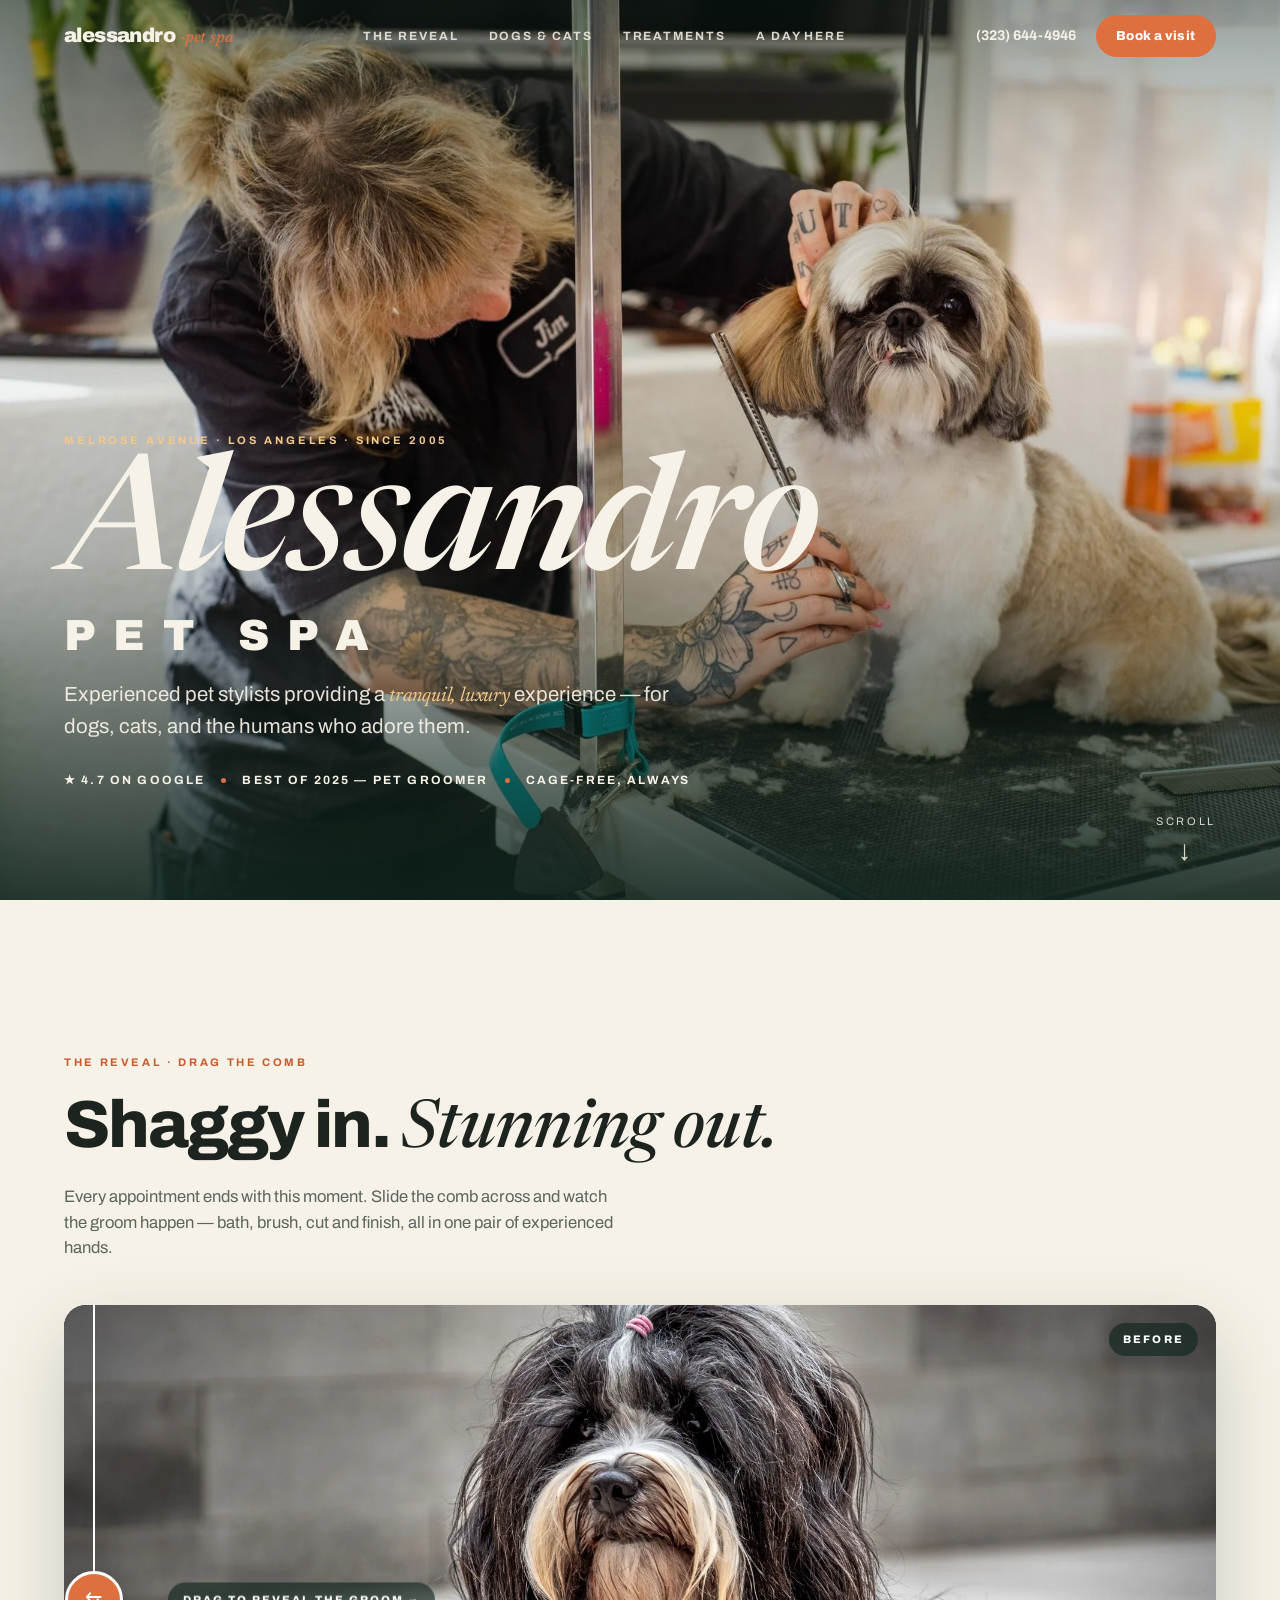
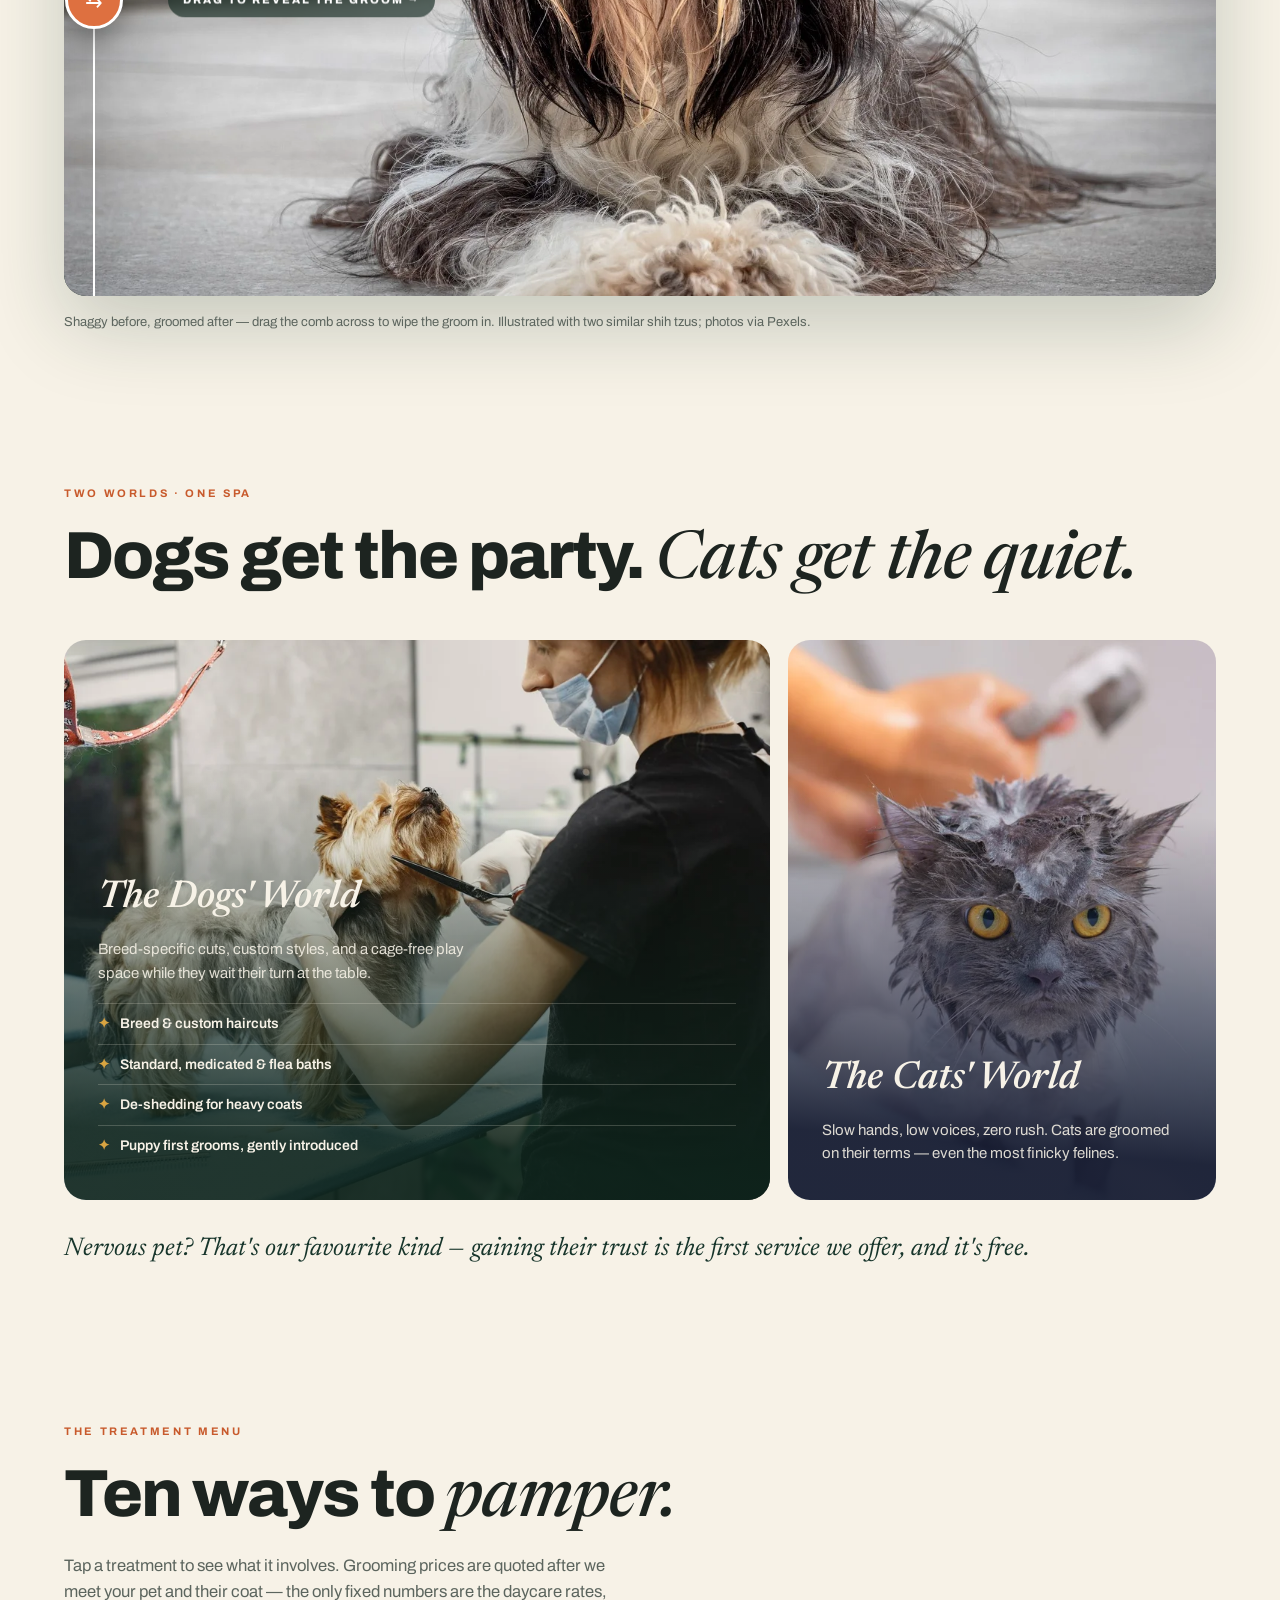
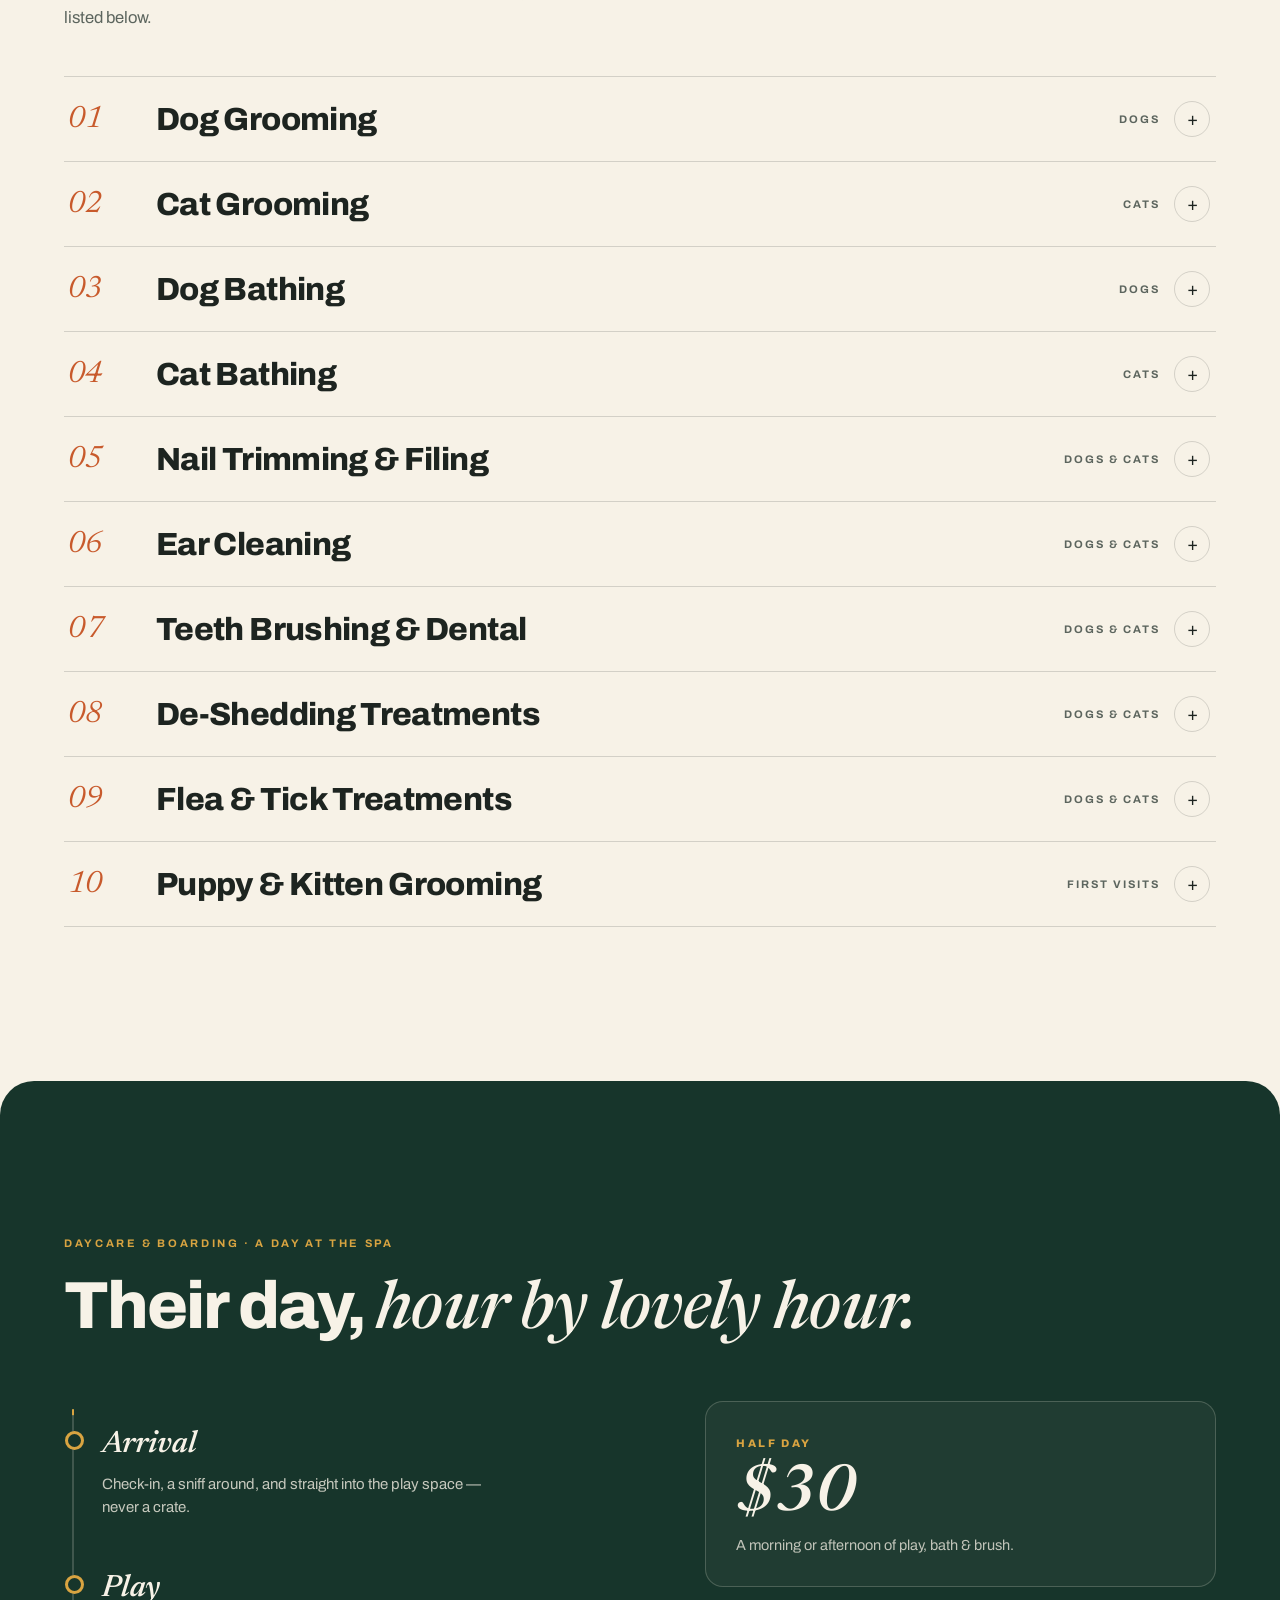
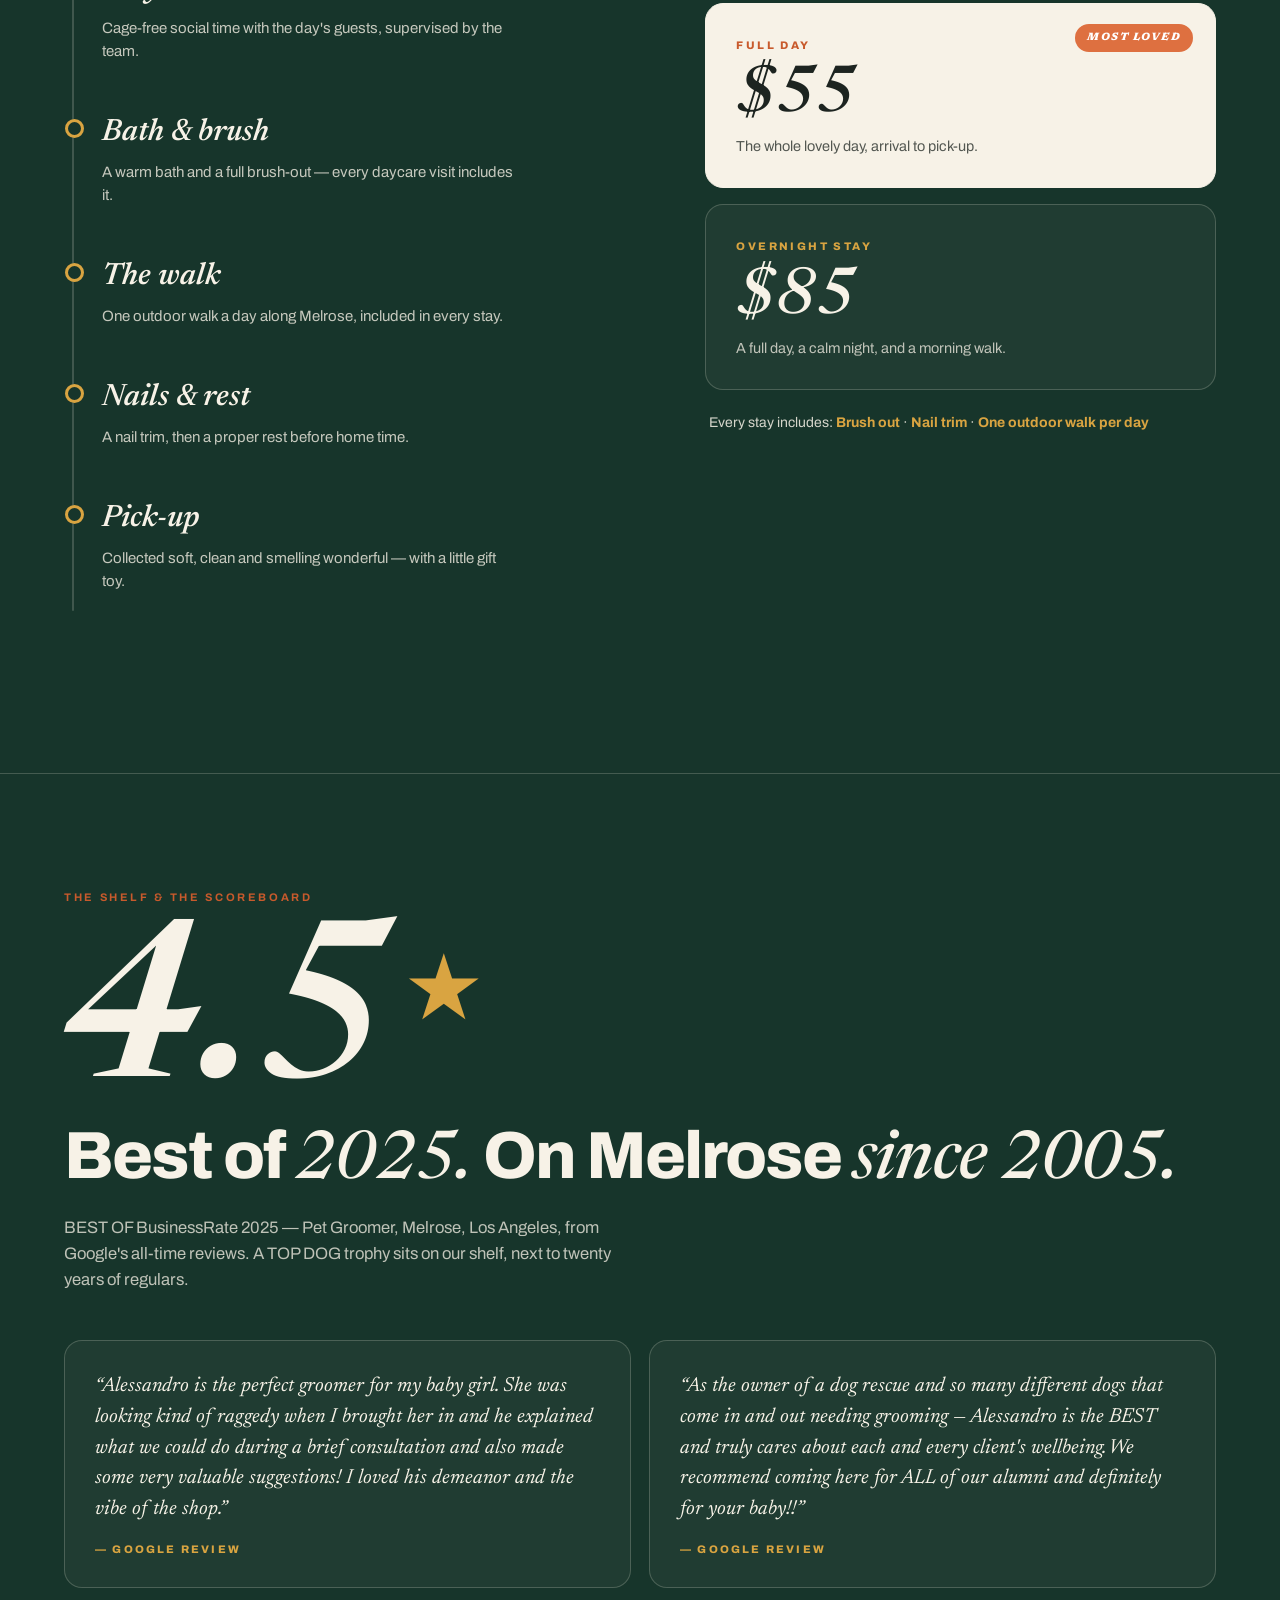
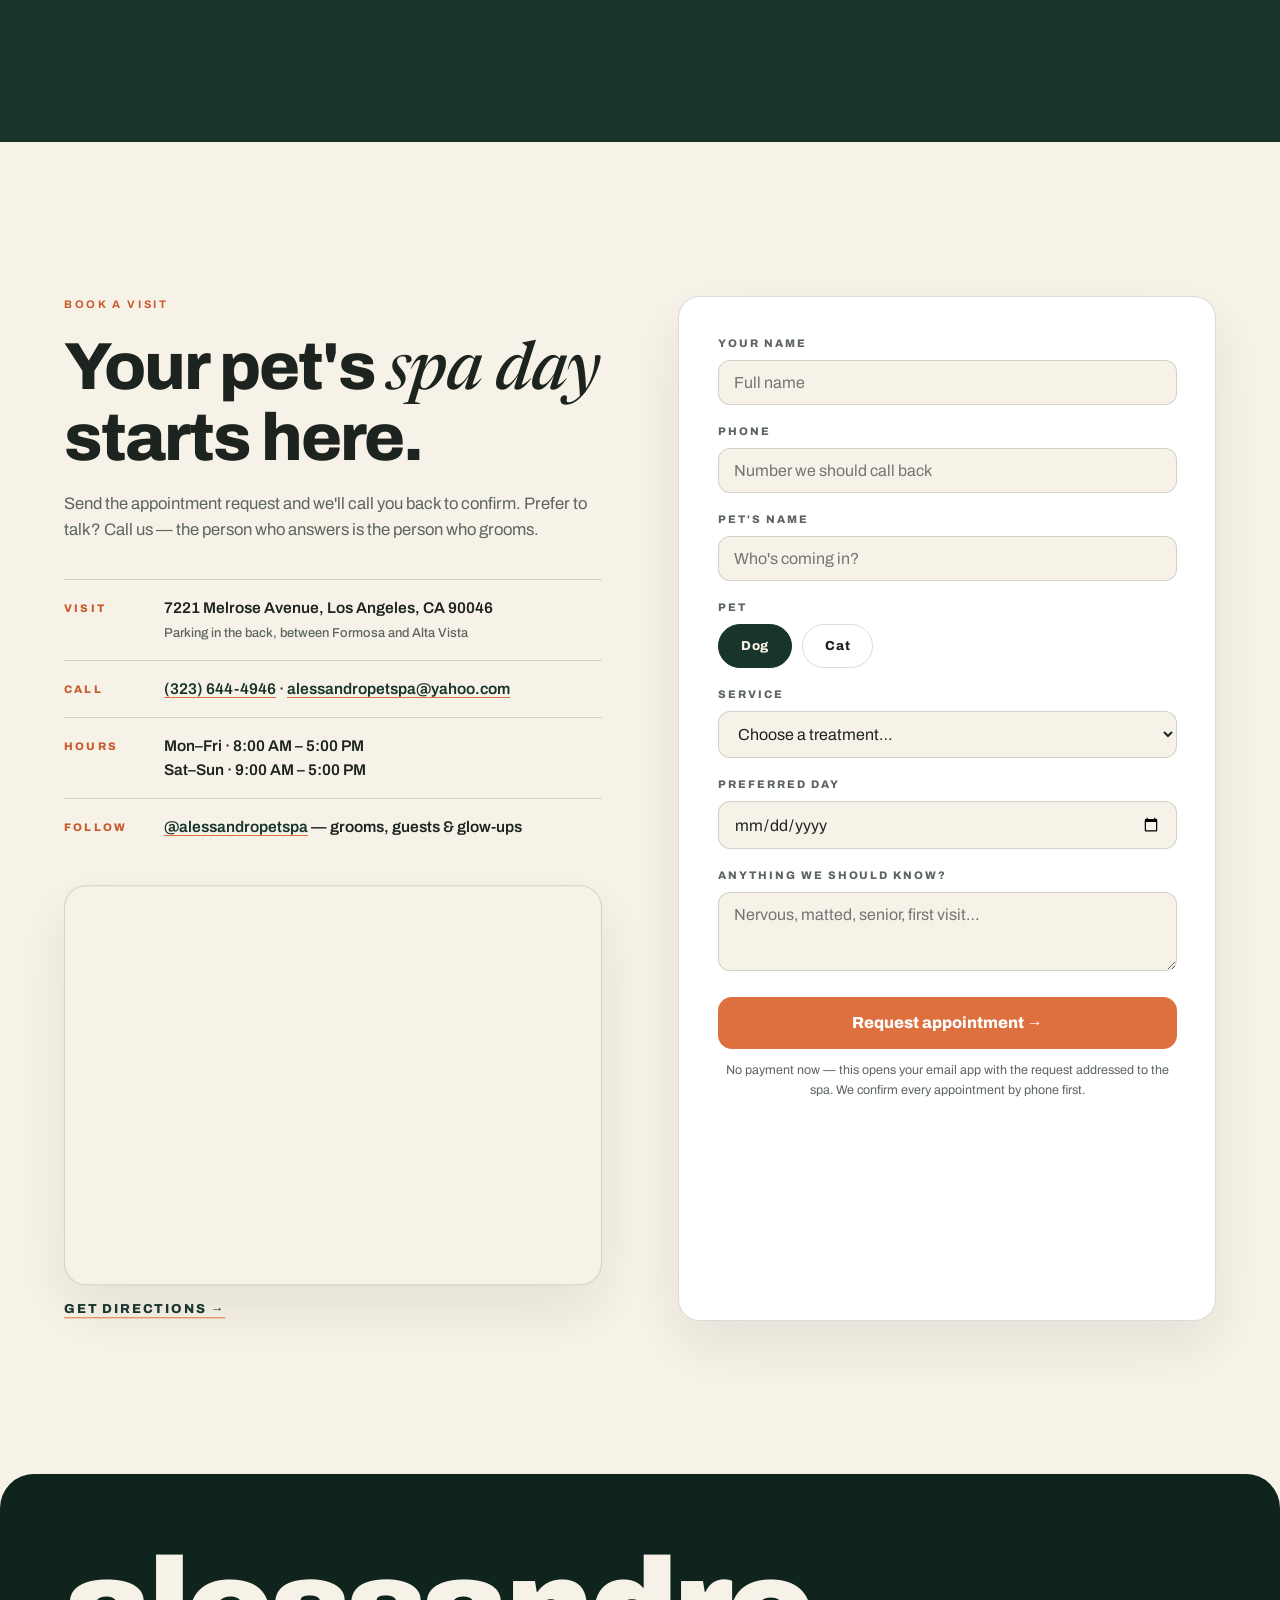
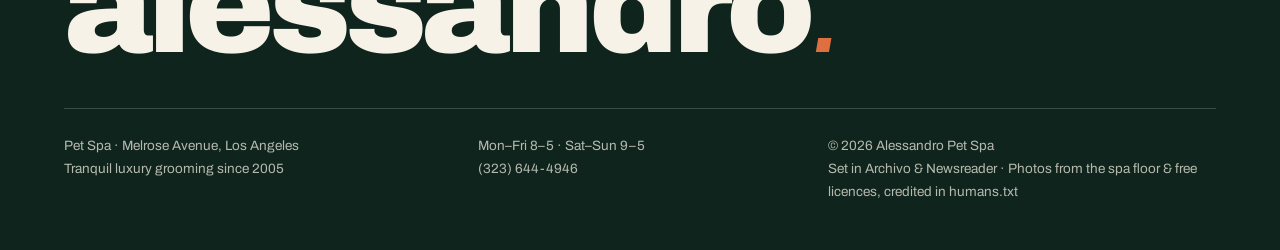
<file: index.html>
<!DOCTYPE html>
<html lang="en">
<head>
<meta charset="UTF-8">
<meta name="viewport" content="width=device-width, initial-scale=1.0">
<title>Alessandro Pet Spa — Pet Grooming & Daycare · Melrose Ave, Los Angeles</title>
<meta name="description" content="Alessandro Pet Spa — tranquil, luxury pet grooming on Melrose Avenue, Los Angeles, since 2005. Dog & cat grooming, baths, daycare and overnight stays. (323) 644-4946.">
<link rel="icon" href="favicon.svg" type="image/svg+xml">
<link rel="preload" href="assets/fonts/newsreader-italic-var.woff2" as="font" type="font/woff2" crossorigin>
<link rel="stylesheet" href="assets/css/spa.css?v=3">
<script type="application/ld+json">
{"@context":"https://schema.org","@type":"LocalBusiness","name":"Alessandro Pet Spa","description":"Full-service pet grooming and daycare in Los Angeles since 2005.","telephone":"+1-323-644-4946","email":"alessandropetspa@yahoo.com","priceRange":"$","address":{"@type":"PostalAddress","streetAddress":"7221 Melrose Avenue","addressLocality":"Los Angeles","addressRegion":"CA","postalCode":"90046"},"openingHours":["Mo-Fr 08:00-17:00","Sa-Su 09:00-17:00"],"aggregateRating":{"@type":"AggregateRating","ratingValue":"4.7"}}
</script>
</head>
<body>

<header class="hdr" id="hdr">
  <a class="hdr__logo" href="#top">alessandro<em>·pet spa</em></a>
  <nav class="hdr__nav">
    <a href="#reveal">The Reveal</a><a href="#worlds">Dogs & Cats</a><a href="#menu">Treatments</a><a href="#day">A Day Here</a>
  </nav>
  <div class="hdr__r">
    <a class="hdr__tel" href="tel:+13236444946">(323) 644-4946</a>
    <a class="hdr__book" href="#book">Book a visit</a>
  </div>
</header>

<main id="top">

  <!-- 1 · ARRIVAL HERO -->
  <section class="hero">
    <div class="hero__media"><img src="assets/img/work/doggroom/still-xl.webp" alt="A freshly groomed dog at Alessandro Pet Spa" fetchpriority="high"></div>
    <div class="hero__shade"></div>
    <div class="hero__in margins">
      <p class="hero__kick rv">Melrose Avenue · Los Angeles · Since 2005</p>
      <h1 class="hero__name"><span class="rv">Alessandro</span><span class="hero__sub rv">PET SPA</span></h1>
      <p class="hero__tag rv">Experienced pet stylists providing a <em>tranquil, luxury</em> experience — for dogs, cats, and the humans who adore them.</p>
      <div class="hero__meta rv">
        <span>★ 4.7 on Google</span><span class="dot"></span>
        <span>Best of 2025 — Pet Groomer</span><span class="dot"></span>
        <span>Cage-free, always</span>
      </div>
    </div>
    <a class="hero__scroll" href="#reveal" aria-label="Scroll to the reveal">Scroll<span>↓</span></a>
  </section>

  <!-- 2 · THE REVEAL — before / after groom wipe -->
  <section class="reveal-sec" id="reveal">
    <div class="margins">
      <p class="kick rv">The reveal · drag the comb</p>
      <h2 class="h2 rv">Shaggy in. <em>Stunning out.</em></h2>
      <p class="lede rv">Every appointment ends with this moment. Slide the comb across and watch the groom happen — bath, brush, cut and finish, all in one pair of experienced hands.</p>
      <div class="ba rv" id="ba" role="slider" aria-label="Before and after grooming comparison — drag to reveal the groomed dog" aria-valuemin="0" aria-valuemax="100" aria-valuenow="0" tabindex="0">
        <img class="ba__before" id="baBefore" src="assets/img/reveal-before.webp" alt="A shaggy shih tzu with a long, overgrown coat — before grooming">
        <div class="ba__afterWrap"><img class="ba__after" src="assets/img/reveal-after.webp" alt="A shih tzu after a full groom — coat trimmed short, neat and styled">
          <span class="ba__tag ba__tag--a">After</span>
        </div>
        <span class="ba__tag ba__tag--b">Before</span>
        <div class="ba__handle"><span class="ba__grip">⇆</span></div>
        <span class="ba__hint">Drag to reveal the groom →</span>
      </div>
      <p class="ba__note rv">Shaggy before, groomed after — drag the comb across to wipe the groom in. Illustrated with two similar shih tzus; photos via Pexels.</p>
    </div>
  </section>

  <!-- 3 · TWO WORLDS — dogs / cats -->
  <section class="worlds" id="worlds">
    <div class="margins">
      <p class="kick rv">Two worlds · one spa</p>
      <h2 class="h2 rv">Dogs get the party. <em>Cats get the quiet.</em></h2>
    </div>
    <div class="worlds__split margins">
      <article class="world world--dogs is-open" data-world>
        <img src="assets/img/split-dogs.webp" alt="Dog being trimmed at the grooming table">
        <div class="world__body">
          <h3>The Dogs' World</h3>
          <p class="world__lead">Breed-specific cuts, custom styles, and a cage-free play space while they wait their turn at the table.</p>
          <ul>
            <li>Breed & custom haircuts</li>
            <li>Standard, medicated & flea baths</li>
            <li>De-shedding for heavy coats</li>
            <li>Puppy first grooms, gently introduced</li>
          </ul>
        </div>
      </article>
      <article class="world world--cats" data-world>
        <img src="assets/img/split-cats.webp" alt="Cat mid-bath at the spa, calmly soaped">
        <div class="world__body">
          <h3>The Cats' World</h3>
          <p class="world__lead">Slow hands, low voices, zero rush. Cats are groomed on their terms — even the most finicky felines.</p>
          <ul>
            <li>Lion cuts — our specialty, 3.5–4 hours of detail</li>
            <li>Detangling & gentle bathing</li>
            <li>Nail trims in about ten minutes</li>
            <li>Kitten first grooms, positively introduced</li>
          </ul>
        </div>
      </article>
    </div>
    <p class="worlds__foot margins rv">Nervous pet? That's our favourite kind — gaining their trust is the first service we offer, and it's free.</p>
  </section>

  <!-- 4 · TREATMENT MENU -->
  <section class="menu" id="menu">
    <div class="margins">
      <p class="kick rv">The treatment menu</p>
      <h2 class="h2 rv">Ten ways to <em>pamper.</em></h2>
      <p class="lede rv">Tap a treatment to see what it involves. Grooming prices are quoted after we meet your pet and their coat — the only fixed numbers are the daycare rates, listed below.</p>
      <div class="menu__list" id="menuList"></div>
    </div>
  </section>

  <!-- 5 · A DAY AT THE SPA -->
  <section class="day" id="day">
    <div class="margins">
      <p class="kick kick--light rv">Daycare & boarding · a day at the spa</p>
      <h2 class="h2 h2--light rv">Their day, <em>hour by lovely hour.</em></h2>
      <div class="day__grid">
        <div class="timeline" id="timeline">
          <span class="timeline__line"><span class="timeline__fill" id="tlFill"></span></span>
          <div class="tstop rv"><b>Arrival</b><span>Check-in, a sniff around, and straight into the play space — never a crate.</span></div>
          <div class="tstop rv"><b>Play</b><span>Cage-free social time with the day's guests, supervised by the team.</span></div>
          <div class="tstop rv"><b>Bath & brush</b><span>A warm bath and a full brush-out — every daycare visit includes it.</span></div>
          <div class="tstop rv"><b>The walk</b><span>One outdoor walk a day along Melrose, included in every stay.</span></div>
          <div class="tstop rv"><b>Nails & rest</b><span>A nail trim, then a proper rest before home time.</span></div>
          <div class="tstop rv"><b>Pick-up</b><span>Collected soft, clean and smelling wonderful — with a little gift toy.</span></div>
        </div>
        <div class="rates">
          <article class="rate rv"><span class="rate__k">Half day</span><b class="rate__p">$30</b><span class="rate__d">A morning or afternoon of play, bath & brush.</span></article>
          <article class="rate rate--feat rv"><span class="rate__k">Full day</span><b class="rate__p">$55</b><span class="rate__d">The whole lovely day, arrival to pick-up.</span><em class="rate__flag">Most loved</em></article>
          <article class="rate rv"><span class="rate__k">Overnight stay</span><b class="rate__p">$85</b><span class="rate__d">A full day, a calm night, and a morning walk.</span></article>
          <p class="rates__inc rv">Every stay includes: <b>Brush out</b> · <b>Nail trim</b> · <b>One outdoor walk per day</b></p>
        </div>
      </div>
    </div>
  </section>

  <!-- 6 · TRUST -->
  <section class="trust" id="trust">
    <div class="margins trust__in">
      <p class="kick rv">The shelf & the scoreboard</p>
      <div class="trust__big rv"><span data-count="4.7">0.0</span><span class="trust__star">★</span></div>
      <h2 class="h2 rv">Best of <em>2025.</em> On Melrose <em>since 2005.</em></h2>
      <p class="lede rv">BEST OF BusinessRate 2025 — Pet Groomer, Melrose, Los Angeles, from Google's all-time reviews. A TOP DOG trophy sits on our shelf, next to twenty years of regulars.</p>
      <div class="quotes">
        <blockquote class="rv">“Alessandro is the perfect groomer for my baby girl. She was looking kind of raggedy when I brought her in and he explained what we could do during a brief consultation and also made some very valuable suggestions! I loved his demeanor and the vibe of the shop.”<span>— Google review</span></blockquote>
        <blockquote class="rv">“As the owner of a dog rescue and so many different dogs that come in and out needing grooming — Alessandro is the BEST and truly cares about each and every client's wellbeing. We recommend coming here for ALL of our alumni and definitely for your baby!!”<span>— Google review</span></blockquote>
      </div>
    </div>
  </section>

  <!-- 7 · BOOKING -->
  <section class="book" id="book">
    <div class="margins book__grid">
      <div class="book__info">
        <p class="kick rv">Book a visit</p>
        <h2 class="h2 rv">Your pet's <em>spa day</em> starts here.</h2>
        <p class="lede rv">Send the appointment request and we'll call you back to confirm. Prefer to talk? Call us — the person who answers is the person who grooms.</p>
        <dl class="info rv">
          <div><dt>Visit</dt><dd>7221 Melrose Avenue, Los Angeles, CA 90046<br><small>Parking in the back, between Formosa and Alta Vista</small></dd></div>
          <div><dt>Call</dt><dd><a href="tel:+13236444946">(323) 644-4946</a> · <a href="mailto:alessandropetspa@yahoo.com">alessandropetspa@yahoo.com</a></dd></div>
          <div><dt>Hours</dt><dd>Mon–Fri · 8:00 AM – 5:00 PM<br>Sat–Sun · 9:00 AM – 5:00 PM</dd></div>
          <div><dt>Follow</dt><dd><a href="https://www.instagram.com/alessandropetspa" target="_blank" rel="noopener">@alessandropetspa</a> — grooms, guests & glow-ups</dd></div>
        </dl>
        <div class="mapwrap rv">
          <iframe class="map" title="Map — Alessandro Pet Spa, 7221 Melrose Avenue, Los Angeles, CA 90046" src="https://maps.google.com/maps?q=Alessandro%20Pet%20Spa%2C%207221%20Melrose%20Avenue%2C%20Los%20Angeles%2C%20CA%2090046&z=16&output=embed" loading="lazy" referrerpolicy="no-referrer-when-downgrade" allowfullscreen></iframe>
          <a class="map__dir" href="https://www.google.com/maps/dir/?api=1&destination=Alessandro%20Pet%20Spa%2C%207221%20Melrose%20Avenue%2C%20Los%20Angeles%2C%20CA%2090046" target="_blank" rel="noopener">Get Directions →</a>
        </div>
      </div>
      <div class="book__formwrap rv">
        <form class="bform" id="bookForm" novalidate>
          <label class="f"><span>Your name</span><input name="owner" type="text" autocomplete="name" placeholder="Full name" required></label>
          <label class="f"><span>Phone</span><input name="phone" type="tel" autocomplete="tel" placeholder="Number we should call back" required></label>
          <label class="f"><span>Pet's name</span><input name="pet" type="text" placeholder="Who's coming in?" required></label>
          <fieldset class="f chips"><legend>Pet</legend>
            <label><input type="radio" name="species" value="Dog" checked><span>Dog</span></label>
            <label><input type="radio" name="species" value="Cat"><span>Cat</span></label>
          </fieldset>
          <label class="f"><span>Service</span>
            <select name="service" required>
              <option value="">Choose a treatment…</option>
              <option>Dog Grooming</option><option>Cat Grooming</option>
              <option>Dog Bathing</option><option>Cat Bathing</option>
              <option>Nail Trimming & Filing</option><option>Ear Cleaning</option>
              <option>Teeth Brushing & Dental</option><option>De-Shedding</option>
              <option>Flea & Tick Treatment</option><option>Puppy / Kitten First Groom</option>
              <option>Daycare — Half Day ($30)</option><option>Daycare — Full Day ($55)</option>
              <option>Overnight Stay ($85)</option>
            </select>
          </label>
          <label class="f"><span>Preferred day</span><input name="date" type="date"></label>
          <label class="f"><span>Anything we should know?</span><textarea name="notes" rows="3" placeholder="Nervous, matted, senior, first visit…"></textarea></label>
          <p class="bform__err" id="formErr" hidden></p>
          <button class="bform__send" type="submit">Request appointment <i>→</i></button>
          <p class="bform__note">No payment now — this opens your email app with the request addressed to the spa. We confirm every appointment by phone first.</p>
        </form>
        <div class="bdone" id="bookDone" hidden>
          <span class="bdone__paw">🐾</span>
          <h3>Almost done — send the email.</h3>
          <p id="doneText"></p>
          <dl class="bdone__sum" id="doneSum"></dl>
          <button class="bform__send bform__send--ghost" id="againBtn" type="button">Book another pet</button>
        </div>
      </div>
    </div>
  </section>
</main>

<footer class="foot">
  <div class="margins">
    <p class="foot__name">alessandro<em>.</em></p>
    <div class="foot__cols">
      <p>Pet Spa · Melrose Avenue, Los Angeles<br>Tranquil luxury grooming since 2005</p>
      <p>Mon–Fri 8–5 · Sat–Sun 9–5<br>(323) 644-4946</p>
      <p>© 2026 Alessandro Pet Spa<br>Set in Archivo & Newsreader · Photos from the spa floor & free licences, credited in humans.txt</p>
    </div>
  </div>
</footer>

<script src="assets/js/vendor/lenis.min.js?v=1"></script>
<script src="assets/js/vendor/gsap.min.js?v=1"></script>
<script src="assets/js/vendor/ScrollTrigger.min.js?v=1"></script>
<script src="assets/js/spa.js?v=2"></script>
</body>
</html>
</file>
<file: assets/css/spa.css>
/* Alessandro Pet Spa — own design system.
   Tokens: porcelain ivory ground, deep pine, apricot accent.
   Type: Newsreader italic display + Archivo grotesque. */
@font-face{font-family:"Archivo";src:url("../fonts/archivo-var.woff2") format("woff2");font-weight:100 900;font-style:normal;font-display:swap}
@font-face{font-family:"Archivo";src:url("../fonts/archivo-italic-var.woff2") format("woff2");font-weight:100 900;font-style:italic;font-display:swap}
@font-face{font-family:"Newsreader";src:url("../fonts/newsreader-italic-var.woff2") format("woff2");font-weight:200 800;font-style:italic;font-display:swap}

:root{
  --ivory:#F7F2E7; --ivory2:#EFE7D6; --ink:#1D2420; --mute:#5C655E;
  --pine:#17352B; --pine2:#0E241C; --apricot:#DE7040; --apricot2:#C85A2C;
  --gold:#D9A441; --line:rgba(29,36,32,.16); --lineL:rgba(247,242,231,.2);
  --m:clamp(20px,5vw,84px); --hdr:72px;
  --serif:"Newsreader",Georgia,serif; --sans:"Archivo",Helvetica,Arial,sans-serif;
}
*{margin:0;padding:0;box-sizing:border-box}
html{scroll-behavior:auto}
html.lenis,html.lenis body{height:auto}
.lenis.lenis-smooth{scroll-behavior:auto!important}
body{font-family:var(--sans);background:var(--ivory);color:var(--ink);font-size:16px;line-height:1.55;-webkit-font-smoothing:antialiased;overflow-x:hidden}
::selection{background:var(--apricot);color:#fff}
img{display:block;max-width:100%}
a{color:inherit}
.margins{padding-left:var(--m);padding-right:var(--m);max-width:1680px;margin:0 auto}
em{font-family:var(--serif);font-weight:400;letter-spacing:-.01em}
.kick{font-size:11px;font-weight:700;letter-spacing:.24em;text-transform:uppercase;color:var(--apricot2);margin-bottom:22px}
.kick--light{color:var(--gold)}
.h2{font-family:var(--sans);font-weight:800;font-size:clamp(38px,5.2vw,84px);line-height:.98;letter-spacing:-.03em;margin-bottom:20px}
.h2 em{font-weight:500}
.h2--light{color:var(--ivory)}
.lede{max-width:56ch;color:var(--mute);font-size:clamp(15px,1.3vw,18px)}
.rv{opacity:0;transform:translateY(34px)}
.no-anim .rv{opacity:1;transform:none}

/* header */
.hdr{position:fixed;inset:0 0 auto 0;height:var(--hdr);z-index:60;display:flex;align-items:center;justify-content:space-between;padding:0 var(--m);transition:background .4s,color .4s;color:var(--ivory)}
.hdr.is-solid{background:rgba(247,242,231,.92);backdrop-filter:blur(12px);color:var(--ink);border-bottom:1px solid var(--line)}
.hdr__logo{font-weight:900;font-size:20px;letter-spacing:-.03em;text-decoration:none}
.hdr__logo em{font-family:var(--serif);font-weight:500;color:var(--apricot);margin-left:6px;font-size:17px}
.hdr__nav{display:flex;gap:30px}
.hdr__nav a{text-decoration:none;font-size:12px;font-weight:700;letter-spacing:.16em;text-transform:uppercase;opacity:.85}
.hdr__nav a:hover{opacity:1;color:var(--apricot)}
.hdr__r{display:flex;align-items:center;gap:20px}
.hdr__tel{font-weight:700;font-size:14px;text-decoration:none}
.hdr__book{background:var(--apricot);color:#fff!important;padding:11px 20px;border-radius:99px;font-weight:800;font-size:13px;letter-spacing:.04em;text-decoration:none;transition:background .3s}
.hdr__book:hover{background:var(--apricot2)}

/* 1 hero */
.hero{position:relative;min-height:100svh;display:flex;flex-direction:column;justify-content:flex-end;color:var(--ivory);overflow:hidden;background:var(--pine2)}
.hero__media{position:absolute;inset:0}
.hero__media img{width:100%;height:100%;object-fit:cover;object-position:center 30%;animation:kb 18s ease-in-out infinite alternate}
@keyframes kb{from{transform:scale(1.02)}to{transform:scale(1.13) translateY(-1.5%)}}
.hero__shade{position:absolute;inset:0;background:linear-gradient(180deg,rgba(14,36,28,.42) 0%,rgba(14,36,28,0) 34%,rgba(14,36,28,.18) 62%,rgba(14,36,28,.88) 100%)}
.hero__in{position:relative;width:100%;padding-bottom:110px}
.hero__kick{font-size:11px;font-weight:700;letter-spacing:.26em;text-transform:uppercase;color:#F3C98B;margin-bottom:14px}
.hero__name{font-family:var(--serif);font-style:italic;font-weight:560;font-size:clamp(64px,12.5vw,208px);line-height:.86;letter-spacing:-.02em}
.hero__name span{display:block}
.hero__sub{font-family:var(--sans);font-style:normal;font-weight:900;font-size:clamp(20px,3.4vw,52px);letter-spacing:.42em;margin-top:16px;color:var(--ivory)}
.hero__tag{margin-top:26px;max-width:52ch;font-size:clamp(16px,1.6vw,21px);line-height:1.45;color:rgba(247,242,231,.92)}
.hero__tag em{color:#F3C98B}
.hero__meta{margin-top:30px;display:flex;align-items:center;gap:16px;flex-wrap:wrap;font-size:12px;font-weight:700;letter-spacing:.18em;text-transform:uppercase}
.hero__meta .dot{width:5px;height:5px;border-radius:50%;background:var(--apricot)}
.hero__scroll{position:absolute;right:var(--m);bottom:34px;color:var(--ivory);text-decoration:none;font-size:11px;letter-spacing:.24em;text-transform:uppercase;display:flex;flex-direction:column;align-items:center;gap:8px;opacity:.85}
.hero__scroll span{font-size:18px;animation:bob 2.2s ease-in-out infinite}
@keyframes bob{0%,100%{transform:translateY(0)}50%{transform:translateY(6px)}}

/* 2 reveal */
.reveal-sec{padding:clamp(90px,12vw,170px) 0}
.ba{position:relative;margin-top:44px;border-radius:22px;overflow:hidden;aspect-ratio:16/8.2;background:var(--pine2);--pos:0%;touch-action:none;cursor:ew-resize;box-shadow:0 30px 80px rgba(23,53,43,.22)}
.ba img{user-select:none;-webkit-user-drag:none;pointer-events:none}
.ba__before{position:absolute;inset:0;width:100%;height:100%;object-fit:cover;object-position:center 42%}
.ba__afterWrap{position:absolute;inset:0;clip-path:inset(0 calc(100% - var(--pos)) 0 0)}
.ba__after{position:absolute;inset:0;width:100%;height:100%;object-fit:cover;object-position:center 34%}
.ba__handle{position:absolute;top:0;bottom:0;left:clamp(30px,var(--pos),calc(100% - 30px));width:2px;background:#fff;transform:translateX(-1px);box-shadow:0 0 24px rgba(0,0,0,.35);pointer-events:none}
.ba__grip{position:absolute;top:50%;left:50%;transform:translate(-50%,-50%);width:58px;height:58px;border-radius:50%;background:var(--apricot);color:#fff;display:grid;place-items:center;font-size:21px;box-shadow:0 10px 28px rgba(0,0,0,.3);border:3px solid #fff}
.ba__tag{position:absolute;top:18px;font-size:11px;font-weight:800;letter-spacing:.2em;text-transform:uppercase;background:rgba(14,36,28,.62);color:#fff;padding:8px 14px;border-radius:99px;backdrop-filter:blur(6px)}
.ba__tag--b{right:18px}.ba__tag--a{left:18px}
.ba__hint{position:absolute;left:104px;top:50%;transform:translateY(-50%);font-size:11px;font-weight:800;letter-spacing:.18em;text-transform:uppercase;background:rgba(14,36,28,.62);color:#fff;padding:9px 15px;border-radius:99px;backdrop-filter:blur(6px);pointer-events:none;transition:opacity .4s}
.ba.is-touched .ba__hint{opacity:0}
.ba:focus-visible{outline:3px solid var(--apricot);outline-offset:4px}
.ba__note{margin-top:16px;font-size:13px;color:var(--mute)}

/* 3 worlds */
.worlds{padding:0 0 clamp(90px,12vw,170px)}
.worlds__split{display:flex;gap:18px;margin-top:44px}
.world{position:relative;flex:1 1 0;min-height:560px;border-radius:22px;overflow:hidden;color:var(--ivory);cursor:pointer;transition:flex 0.9s cubic-bezier(.7,0,.2,1)}
.world.is-open{flex:1.65 1 0}
.world img{position:absolute;inset:0;width:100%;height:100%;object-fit:cover;transition:transform 1.2s ease}
.world:hover img{transform:scale(1.05)}
.world::after{content:"";position:absolute;inset:0;background:linear-gradient(185deg,rgba(14,36,28,0) 30%,rgba(14,36,28,.9) 88%)}
.world--cats::after{background:linear-gradient(185deg,rgba(24,32,54,0) 30%,rgba(16,22,44,.92) 88%)}
.world__body{position:absolute;inset:auto 0 0 0;padding:34px;z-index:2}
.world h3{font-family:var(--serif);font-style:italic;font-weight:560;font-size:clamp(30px,3vw,46px);margin-bottom:10px}
.world__lead{max-width:44ch;color:rgba(247,242,231,.88);font-size:15px}
.world ul{list-style:none;margin-top:0;max-height:0;opacity:0;overflow:hidden;transition:max-height .8s ease,opacity .6s ease,margin .6s ease}
.world.is-open ul{max-height:220px;opacity:1;margin-top:18px}
.world li{padding:9px 0;border-top:1px solid var(--lineL);font-size:14px;font-weight:600;display:flex;gap:10px}
.world li::before{content:"✦";color:var(--gold)}
.worlds__foot{margin-top:30px;font-family:var(--serif);font-style:italic;font-size:clamp(19px,2vw,26px);color:var(--pine)}

/* 4 menu */
.menu{padding:0 0 clamp(90px,12vw,170px)}
.menu__list{margin-top:46px;border-top:1px solid var(--line)}
.mrow{border-bottom:1px solid var(--line)}
.mrow__head{width:100%;display:grid;grid-template-columns:74px 1fr auto 38px;align-items:center;gap:14px;background:none;border:0;padding:24px 4px;cursor:pointer;text-align:left;font-family:inherit;color:inherit}
.mrow__no{font-family:var(--serif);font-style:italic;font-size:clamp(22px,2.4vw,34px);color:var(--apricot2)}
.mrow__name{font-weight:800;font-size:clamp(20px,2.5vw,34px);letter-spacing:-.02em;transition:color .3s,transform .3s}
.mrow__head:hover .mrow__name{color:var(--apricot2);transform:translateX(6px)}
.mrow__for{font-size:11px;font-weight:700;letter-spacing:.18em;text-transform:uppercase;color:var(--mute)}
.mrow__plus{width:36px;height:36px;border:1px solid var(--line);border-radius:50%;display:grid;place-items:center;font-size:18px;transition:transform .45s,background .3s,color .3s}
.mrow.is-open .mrow__plus{transform:rotate(45deg);background:var(--pine);color:var(--ivory)}
.mrow__body{max-height:0;overflow:hidden;transition:max-height .55s cubic-bezier(.7,0,.2,1)}
.mrow__body p{padding:0 4px 26px 88px;max-width:70ch;color:var(--mute);font-size:15.5px}

/* 5 day */
.day{background:var(--pine);color:var(--ivory);padding:clamp(90px,12vw,170px) 0;border-radius:34px 34px 0 0}
.day .lede{color:rgba(247,242,231,.75)}
.day__grid{display:grid;grid-template-columns:1.05fr .95fr;gap:clamp(40px,6vw,110px);margin-top:56px}
.timeline{position:relative;padding-left:38px}
.timeline__line{position:absolute;left:8px;top:8px;bottom:8px;width:2px;background:rgba(247,242,231,.18);border-radius:2px;overflow:hidden}
.timeline__fill{display:block;width:100%;height:100%;background:var(--gold);transform:scaleY(0);transform-origin:top}
.tstop{position:relative;padding:20px 0 26px}
.tstop::before{content:"";position:absolute;left:-37px;top:30px;width:13px;height:13px;border-radius:50%;background:var(--pine);border:3px solid var(--gold)}
.tstop b{font-family:var(--serif);font-style:italic;font-weight:560;font-size:clamp(24px,2.4vw,34px);display:block;margin-bottom:4px}
.tstop span{color:rgba(247,242,231,.78);font-size:15px;max-width:46ch;display:block}
.rates{display:flex;flex-direction:column;gap:16px}
.rate{position:relative;border:1px solid var(--lineL);border-radius:18px;padding:28px 30px;background:rgba(247,242,231,.04)}
.rate--feat{background:var(--ivory);color:var(--ink);border-color:var(--ivory)}
.rate__k{font-size:11px;font-weight:800;letter-spacing:.22em;text-transform:uppercase;color:var(--gold)}
.rate--feat .rate__k{color:var(--apricot2)}
.rate__p{font-family:var(--serif);font-style:italic;font-weight:560;font-size:clamp(52px,5vw,76px);line-height:1;display:block;margin:8px 0 6px}
.rate__d{color:inherit;opacity:.75;font-size:14.5px}
.rate__flag{position:absolute;top:20px;right:22px;font-style:normal;background:var(--apricot);color:#fff;font-size:10.5px;font-weight:800;letter-spacing:.14em;text-transform:uppercase;padding:6px 12px;border-radius:99px}
.rates__inc{font-size:14px;color:rgba(247,242,231,.85);padding:6px 4px}
.rates__inc b{color:var(--gold);font-weight:700}

/* 6 trust */
.trust{background:var(--pine);color:var(--ivory);padding:0 0 clamp(90px,12vw,170px)}
.trust__in{border-top:1px solid var(--lineL);padding-top:clamp(70px,9vw,130px)}
.trust__big{font-family:var(--serif);font-style:italic;font-weight:560;font-size:clamp(110px,17vw,280px);line-height:.9;color:var(--ivory);display:flex;align-items:flex-start;gap:10px}
.trust__star{color:var(--gold);font-size:.42em;margin-top:.32em;font-style:normal}
.trust .lede{color:rgba(247,242,231,.75)}
.quotes{display:grid;grid-template-columns:1fr 1fr;gap:18px;margin-top:48px}
.quotes blockquote{border:1px solid var(--lineL);border-radius:18px;padding:30px;font-family:var(--serif);font-style:italic;font-size:clamp(17px,1.6vw,21px);line-height:1.5;background:rgba(247,242,231,.04)}
.quotes blockquote span{display:block;margin-top:16px;font-family:var(--sans);font-style:normal;font-size:11px;font-weight:800;letter-spacing:.2em;text-transform:uppercase;color:var(--gold)}

/* 7 book */
.book{padding:clamp(90px,12vw,170px) 0}
.book__grid{display:grid;grid-template-columns:1fr 1fr;gap:clamp(40px,6vw,110px)}
.info{margin-top:36px}
.info>div{display:grid;grid-template-columns:86px 1fr;gap:14px;padding:16px 0;border-top:1px solid var(--line)}
.info dt{font-size:11px;font-weight:800;letter-spacing:.2em;text-transform:uppercase;color:var(--apricot2);padding-top:4px}
.info dd{font-size:15.5px;font-weight:600}
.info dd small{color:var(--mute);font-weight:500}
.info a{color:var(--pine);text-decoration-color:var(--apricot);text-underline-offset:3px}
.mapwrap{margin-top:30px}
.map{display:block;width:100%;height:400px;border:1px solid var(--line);border-radius:22px;box-shadow:0 24px 60px rgba(23,53,43,.09);background:var(--ivory)}
.map__dir{display:inline-block;margin-top:14px;font-size:13px;font-weight:800;letter-spacing:.14em;text-transform:uppercase;color:var(--pine);text-decoration-color:var(--apricot);text-underline-offset:4px}
.book__formwrap{background:#fff;border:1px solid var(--line);border-radius:22px;padding:clamp(26px,3vw,44px);box-shadow:0 24px 60px rgba(23,53,43,.09)}
.f{display:block;margin-bottom:18px}
.f>span,.f legend{font-size:11px;font-weight:800;letter-spacing:.18em;text-transform:uppercase;color:var(--mute);display:block;margin-bottom:8px}
.f input,.f select,.f textarea{width:100%;font-family:inherit;font-size:16px;color:var(--ink);background:var(--ivory);border:1px solid var(--line);border-radius:12px;padding:13px 15px;outline:none;transition:border-color .3s,box-shadow .3s}
.f input:focus,.f select:focus,.f textarea:focus{border-color:var(--apricot);box-shadow:0 0 0 3px rgba(222,112,64,.18)}
fieldset.f{border:0}
.chips{display:flex;gap:10px}
.chips legend{margin-bottom:8px}
.chips label input{position:absolute;opacity:0}
.chips label span{display:inline-block;padding:11px 22px;border:1px solid var(--line);border-radius:99px;font-size:13px;font-weight:800;letter-spacing:.06em;text-transform:none;color:var(--ink);cursor:pointer;transition:all .25s;margin:0}
.chips label input:checked+span{background:var(--pine);color:var(--ivory);border-color:var(--pine)}
.bform__err{color:#B3261E;font-size:14px;font-weight:600;margin-bottom:14px}
.bform__send{width:100%;background:var(--apricot);color:#fff;border:0;border-radius:14px;padding:17px;font-family:inherit;font-size:16px;font-weight:800;cursor:pointer;transition:background .3s}
.bform__send:hover{background:var(--apricot2)}
.bform__send i{font-style:normal}
.bform__send--ghost{background:var(--pine)}
.bform__note{margin-top:12px;font-size:12.5px;color:var(--mute);text-align:center}
.bdone{text-align:center;padding:20px 0}
.bdone__paw{font-size:44px}
.bdone h3{font-family:var(--serif);font-style:italic;font-weight:560;font-size:36px;margin:10px 0 8px}
.bdone p{color:var(--mute)}
.bdone__sum{margin:22px auto 26px;max-width:340px;text-align:left}
.bdone__sum>div{display:flex;justify-content:space-between;gap:16px;padding:9px 0;border-top:1px solid var(--line);font-size:14px}
.bdone__sum dt{color:var(--mute);font-weight:600}
.bdone__sum dd{font-weight:800}

/* footer */
.foot{background:var(--pine2);color:var(--ivory);padding:70px 0 46px;border-radius:34px 34px 0 0}
.foot__name{font-weight:900;font-size:clamp(52px,10.5vw,168px);letter-spacing:-.045em;line-height:.95}
.foot__name em{color:var(--apricot);font-family:var(--sans)}
.foot__cols{display:grid;grid-template-columns:1.2fr 1fr 1.2fr;gap:26px;margin-top:36px;padding-top:26px;border-top:1px solid var(--lineL);font-size:13.5px;color:rgba(247,242,231,.72);line-height:1.7}

@media(max-width:900px){
  .hdr__nav,.hdr__tel{display:none}
  .hdr__logo{font-size:18px}
  .hdr__logo em{display:none}
  .hdr__book{padding:10px 16px;font-size:12.5px;white-space:nowrap}
  .hdr__r{gap:0}
  .hero__in{padding-bottom:96px}
  .worlds__split{flex-direction:column}
  .world{min-height:420px;flex:none}
  .world ul{max-height:none;opacity:1;margin-top:18px}
  .day__grid,.book__grid,.quotes{grid-template-columns:1fr}
  .foot__cols{grid-template-columns:1fr}
  .mrow__head{grid-template-columns:48px 1fr 38px}
  .mrow__for{display:none}
  .mrow__body p{padding-left:62px}
  .ba{aspect-ratio:4/3.4}
  .ba__hint{left:96px;font-size:10px;padding:8px 12px}
  .map{height:300px}
}
@media(prefers-reduced-motion:reduce){
  .hero__media img,.hero__scroll span{animation:none}
  .rv{opacity:1;transform:none}
}
</file>
